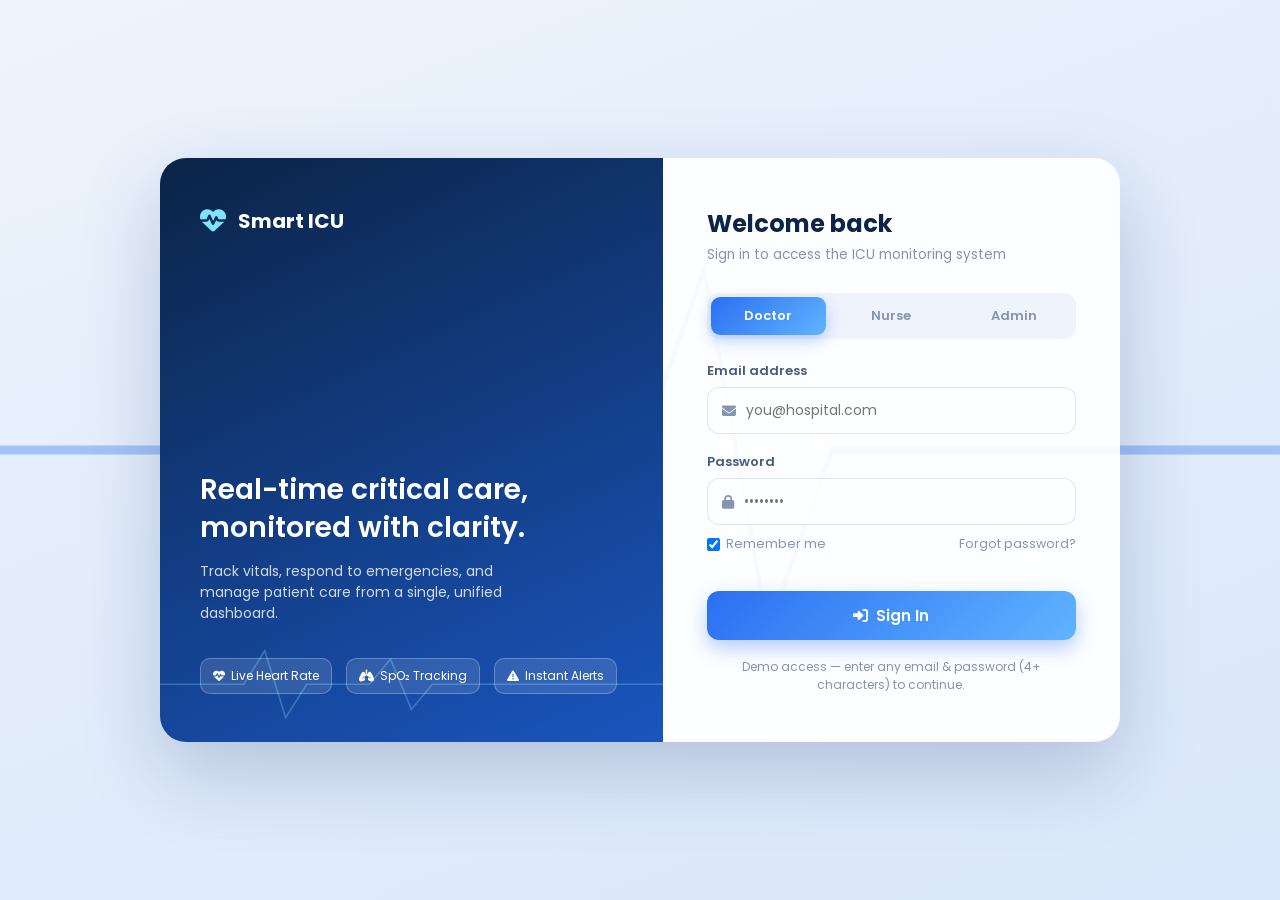
<file: index.html>
<!DOCTYPE html>
<html lang="en">
<head>
<meta charset="UTF-8">
<meta name="viewport" content="width=device-width, initial-scale=1.0">
<title>Smart ICU Monitoring — Login</title>
<link rel="icon" href="images/logo.svg">
<link rel="preconnect" href="https://fonts.googleapis.com">
<link href="https://fonts.googleapis.com/css2?family=Poppins:wght@300;400;500;600;700&display=swap" rel="stylesheet">
<link rel="stylesheet" href="https://cdnjs.cloudflare.com/ajax/libs/font-awesome/6.5.1/css/all.min.css">
<link rel="stylesheet" href="css/style.css">
<link rel="stylesheet" href="css/responsive.css">
</head>
<body class="login-page">

<div class="ecg-bg">
  <svg viewBox="0 0 1200 200" preserveAspectRatio="none"><path d="M0 100 L150 100 L180 40 L210 160 L240 100 L300 100 L330 60 L360 140 L390 100 L1200 100" stroke="#2b6ff2" stroke-width="2" fill="none"/><path d="M1200 100 L1350 100 L1380 40 L1410 160 L1440 100 L1500 100 L1530 60 L1560 140 L1590 100 L2400 100" stroke="#2b6ff2" stroke-width="2" fill="none"/></svg>
</div>

<div class="login-shell fade-up">
  <div class="login-visual">
    <div class="brand"><i class="fa-solid fa-heart-pulse"></i> Smart ICU</div>
    <div>
      <h2>Real-time critical care, monitored with clarity.</h2>
      <p>Track vitals, respond to emergencies, and manage patient care from a single, unified dashboard.</p>
      <div class="vital-chip">
        <span><i class="fa-solid fa-heart-pulse"></i> Live Heart Rate</span>
        <span><i class="fa-solid fa-lungs"></i> SpO₂ Tracking</span>
        <span><i class="fa-solid fa-triangle-exclamation"></i> Instant Alerts</span>
      </div>
    </div>
    <div class="pulse-wrap">
      <svg viewBox="0 0 1200 120" preserveAspectRatio="none"><path d="M0 60 L100 60 L125 20 L150 100 L175 60 L250 60 L275 30 L300 90 L325 60 L1200 60" stroke="#7fe3ff" stroke-width="2" fill="none" opacity="0.6"/></svg>
    </div>
  </div>

  <div class="login-form">
    <h1>Welcome back</h1>
    <p class="sub">Sign in to access the ICU monitoring system</p>

    <div class="role-toggle">
      <button type="button" class="active" data-role="doctor">Doctor</button>
      <button type="button" data-role="nurse">Nurse</button>
      <button type="button" data-role="admin">Admin</button>
    </div>

    <form id="loginForm" novalidate>
      <div class="field">
        <label for="loginEmail">Email address</label>
        <div class="input-wrap">
          <i class="fa-solid fa-envelope"></i>
          <input type="email" id="loginEmail" placeholder="you@hospital.com" autocomplete="email">
        </div>
      </div>
      <div class="field">
        <label for="loginPassword">Password</label>
        <div class="input-wrap">
          <i class="fa-solid fa-lock"></i>
          <input type="password" id="loginPassword" placeholder="••••••••" autocomplete="current-password">
        </div>
      </div>
      <div class="form-row-between">
        <label><input type="checkbox" checked> Remember me</label>
        <a href="#">Forgot password?</a>
      </div>
      <div class="error-msg"></div>
      <button type="submit" class="btn btn-primary"><i class="fa-solid fa-right-to-bracket"></i> Sign In</button>
    </form>
    <p class="demo-hint">Demo access — enter any email &amp; password (4+ characters) to continue.</p>
  </div>
</div>

<script src="js/theme.js"></script>
<script src="js/script.js"></script>
</body>
</html>
</file>
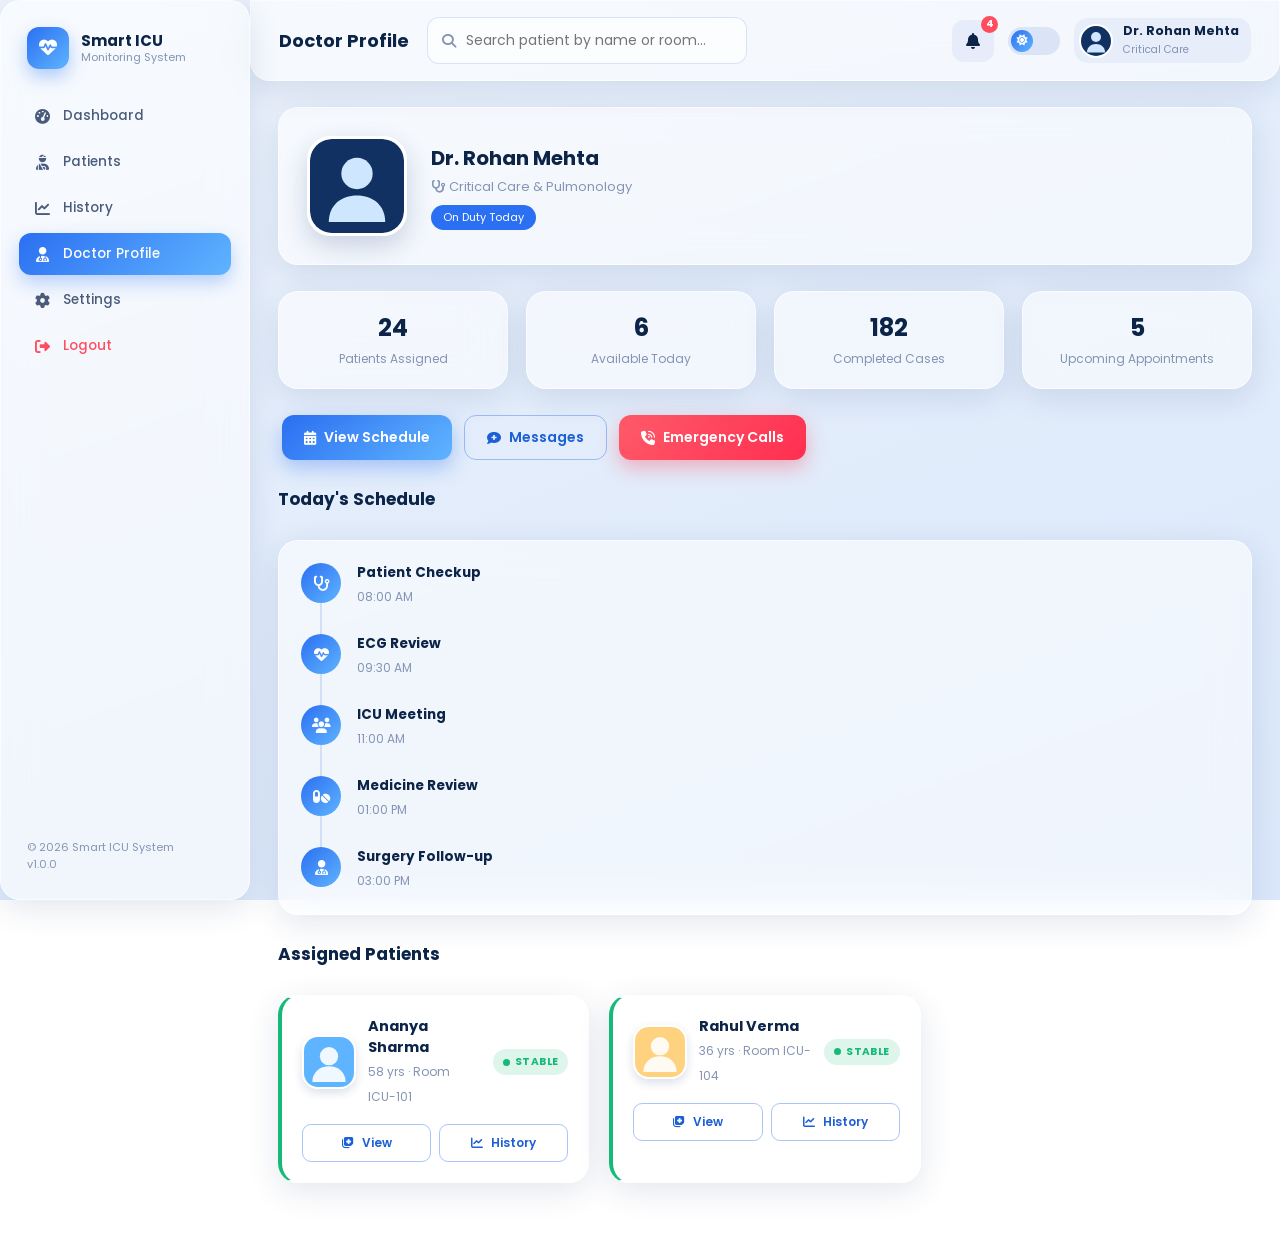
<file: doctor.html>
<!DOCTYPE html>
<html lang="en">
<head>
<meta charset="UTF-8">
<meta name="viewport" content="width=device-width, initial-scale=1.0">
<title>Doctor Profile — Smart ICU Monitoring</title>
<link rel="icon" href="images/logo.svg">
<link rel="preconnect" href="https://fonts.googleapis.com">
<link href="https://fonts.googleapis.com/css2?family=Poppins:wght@300;400;500;600;700&display=swap" rel="stylesheet">
<link rel="stylesheet" href="https://cdnjs.cloudflare.com/ajax/libs/font-awesome/6.5.1/css/all.min.css">
<link rel="stylesheet" href="css/style.css">
<link rel="stylesheet" href="css/dashboard.css">
<link rel="stylesheet" href="css/responsive.css">
</head>
<body>

<div class="sidebar-overlay"></div>
<div class="app">

  <aside class="sidebar glass">
    <div class="brand">
      <div class="logo-badge"><i class="fa-solid fa-heart-pulse"></i></div>
      <div class="brand-text">Smart ICU <small>Monitoring System</small></div>
    </div>
    <nav class="nav-list">
      <a href="dashboard.html"><i class="fa-solid fa-gauge-high"></i><span>Dashboard</span></a>
      <a href="patient.html"><i class="fa-solid fa-user-injured"></i><span>Patients</span></a>
      <a href="history.html"><i class="fa-solid fa-chart-line"></i><span>History</span></a>
      <a href="doctor.html"><i class="fa-solid fa-user-doctor"></i><span>Doctor Profile</span></a>
      <a href="settings.html"><i class="fa-solid fa-gear"></i><span>Settings</span></a>
      <a href="index.html" class="logout-link"><i class="fa-solid fa-right-from-bracket"></i><span>Logout</span></a>
    </nav>
    <div class="sidebar-footer">© 2026 Smart ICU System<br>v1.0.0</div>
  </aside>

  <main class="main">
    <header class="topbar glass">
      <button class="sidebar-toggle-btn"><i class="fa-solid fa-bars"></i></button>
      <h1>Doctor Profile</h1>
      <div class="search-wrap input-wrap" style="max-width:320px;">
        <i class="fa-solid fa-magnifying-glass"></i>
        <input type="text" id="globalSearch" placeholder="Search patient by name or room...">
      </div>
      <div class="topbar-actions">
        <button class="icon-btn" id="notifBell"><i class="fa-solid fa-bell"></i><span class="badge-count">4</span></button>
        <div class="dropdown-panel glass" id="notifPanel"></div>
        <button class="theme-toggle"><span class="knob"><i class="fa-solid fa-sun"></i></span></button>
        <a href="doctor.html" class="profile-chip">
          <img src="images/doctors/doc1.svg" alt="Doctor">
          <div class="info"><b>Dr. Rohan Mehta</b><small>Critical Care</small></div>
        </a>
      </div>
    </header>

    <div class="content">
      <div class="doctor-hero glass fade-up">
        <img src="images/doctors/doc1.svg" alt="Doctor">
        <div>
          <h2>Dr. Rohan Mehta</h2>
          <p><i class="fa-solid fa-stethoscope"></i> Critical Care &amp; Pulmonology</p>
          <span class="tag">On Duty Today</span>
        </div>
      </div>

      <div class="doctor-stats">
        <div class="doctor-stat glass"><b data-stat-doc="patients">0</b><span>Patients Assigned</span></div>
        <div class="doctor-stat glass"><b data-stat-doc="available">0</b><span>Available Today</span></div>
        <div class="doctor-stat glass"><b data-stat-doc="completed">0</b><span>Completed Cases</span></div>
        <div class="doctor-stat glass"><b data-stat-doc="upcoming">0</b><span>Upcoming Appointments</span></div>
      </div>

      <div class="doctor-actions">
        <button class="btn btn-primary"><i class="fa-solid fa-calendar-days"></i> View Schedule</button>
        <button class="btn btn-outline"><i class="fa-solid fa-comment-medical"></i> Messages</button>
        <button class="btn btn-danger"><i class="fa-solid fa-phone-volume"></i> Emergency Calls</button>
      </div>

      <div class="section-title"><h2>Today's Schedule</h2></div>
      <div class="timeline glass" id="scheduleTimeline"></div>

      <div class="section-title"><h2>Assigned Patients</h2></div>
      <div class="patients-grid" id="doctorPatientsGrid"></div>
    </div>
  </main>
</div>

<script src="js/theme.js"></script>
<script src="js/script.js"></script>
<script>
  document.querySelectorAll("[data-stat-doc]").forEach(el=>{
    const key = el.dataset.statDoc;
    const map = { patients:DOCTOR.patients, available:DOCTOR.availableToday, completed:DOCTOR.completed, upcoming:DOCTOR.upcoming };
    animateCounter(el, map[key]);
  });
  document.querySelector("#scheduleTimeline").innerHTML = SCHEDULE.map(s=>`
    <div class="timeline-item">
      <div class="timeline-dot"><i class="fa-solid ${s.icon}"></i></div>
      <div class="timeline-body"><b>${s.title}</b><span>${s.time}</span></div>
    </div>`).join("");

  document.querySelector("#doctorPatientsGrid").innerHTML = PATIENTS
    .filter(p=>p.doctor === DOCTOR.name)
    .map(p=>`
      <div class="patient-card glass status-${p.status}">
        <div class="patient-top">
          <img src="${p.photo}" alt="${p.name}">
          <div class="meta"><b>${p.name}</b><span>${p.age} yrs · Room ${p.room}</span></div>
          <span class="status-badge ${p.status}">${p.status}</span>
        </div>
        <div class="patient-actions">
          <button class="btn btn-outline btn-sm" onclick="location.href='patient.html'"><i class="fa-solid fa-notes-medical"></i> View</button>
          <button class="btn btn-outline btn-sm" onclick="location.href='history.html?id=${p.id}'"><i class="fa-solid fa-chart-line"></i> History</button>
        </div>
      </div>`).join("");
</script>
</body>
</html>
</file>
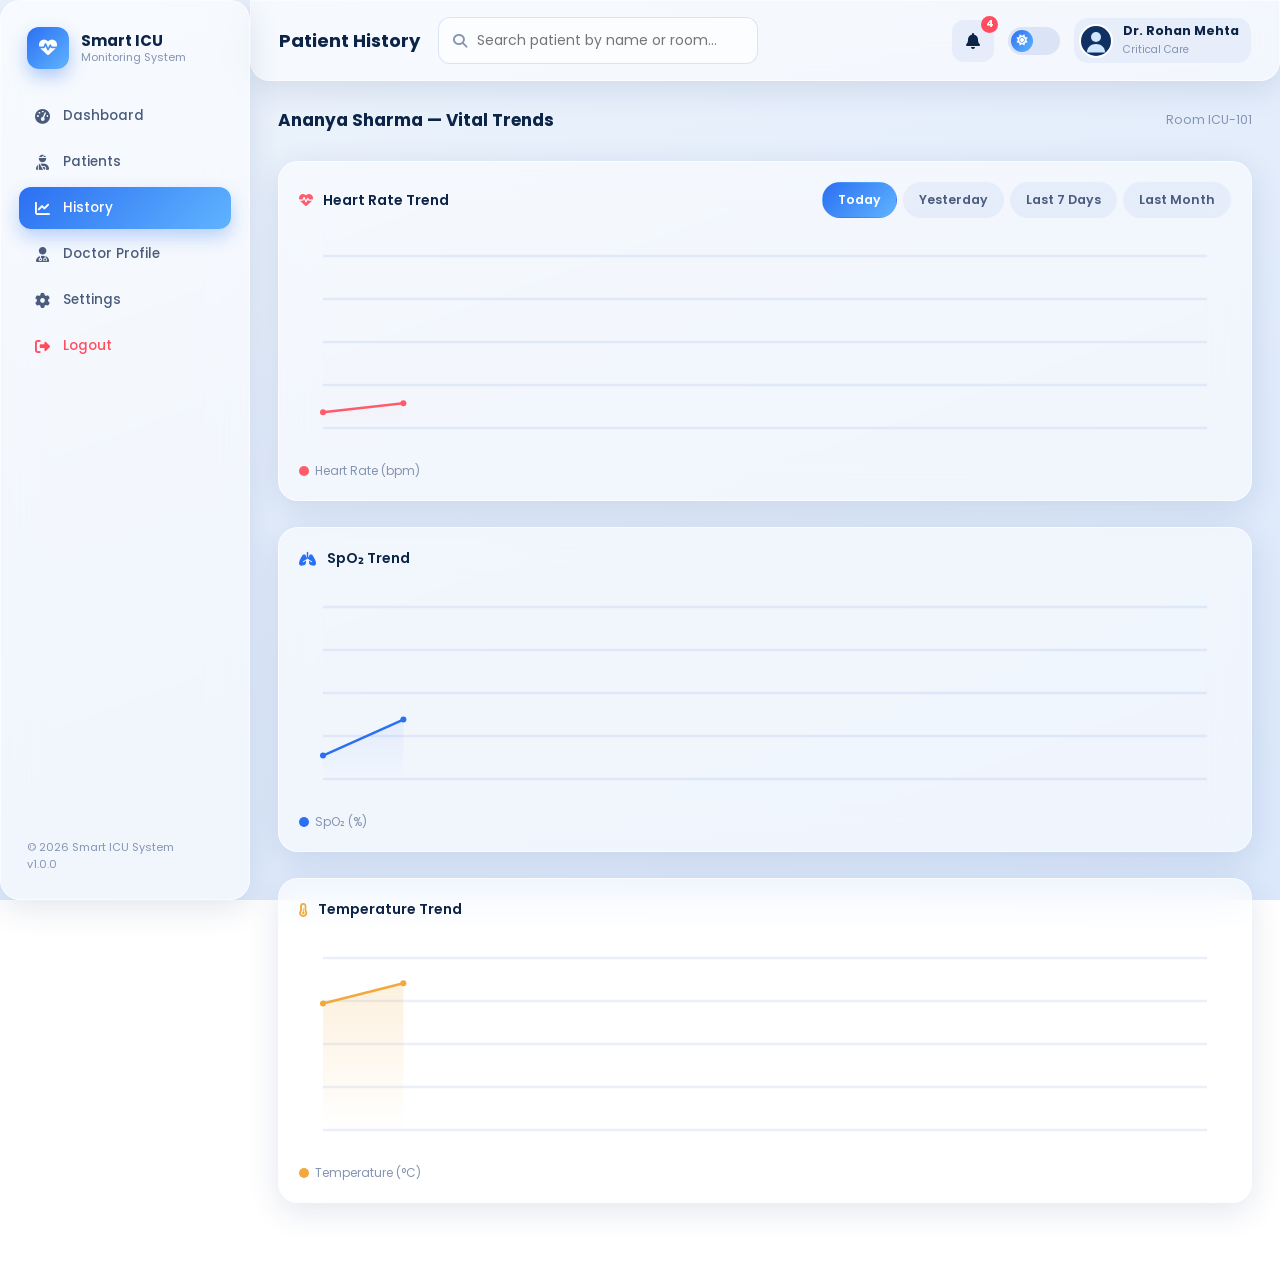
<file: history.html>
<!DOCTYPE html>
<html lang="en">
<head>
<meta charset="UTF-8">
<meta name="viewport" content="width=device-width, initial-scale=1.0">
<title>Patient History — Smart ICU Monitoring</title>
<link rel="icon" href="images/logo.svg">
<link rel="preconnect" href="https://fonts.googleapis.com">
<link href="https://fonts.googleapis.com/css2?family=Poppins:wght@300;400;500;600;700&display=swap" rel="stylesheet">
<link rel="stylesheet" href="https://cdnjs.cloudflare.com/ajax/libs/font-awesome/6.5.1/css/all.min.css">
<link rel="stylesheet" href="css/style.css">
<link rel="stylesheet" href="css/dashboard.css">
<link rel="stylesheet" href="css/responsive.css">
</head>
<body>

<div class="sidebar-overlay"></div>
<div class="app">

  <aside class="sidebar glass">
    <div class="brand">
      <div class="logo-badge"><i class="fa-solid fa-heart-pulse"></i></div>
      <div class="brand-text">Smart ICU <small>Monitoring System</small></div>
    </div>
    <nav class="nav-list">
      <a href="dashboard.html"><i class="fa-solid fa-gauge-high"></i><span>Dashboard</span></a>
      <a href="patient.html"><i class="fa-solid fa-user-injured"></i><span>Patients</span></a>
      <a href="history.html"><i class="fa-solid fa-chart-line"></i><span>History</span></a>
      <a href="doctor.html"><i class="fa-solid fa-user-doctor"></i><span>Doctor Profile</span></a>
      <a href="settings.html"><i class="fa-solid fa-gear"></i><span>Settings</span></a>
      <a href="index.html" class="logout-link"><i class="fa-solid fa-right-from-bracket"></i><span>Logout</span></a>
    </nav>
    <div class="sidebar-footer">© 2026 Smart ICU System<br>v1.0.0</div>
  </aside>

  <main class="main">
    <header class="topbar glass">
      <button class="sidebar-toggle-btn"><i class="fa-solid fa-bars"></i></button>
      <h1>Patient History</h1>
      <div class="search-wrap input-wrap" style="max-width:320px;">
        <i class="fa-solid fa-magnifying-glass"></i>
        <input type="text" id="globalSearch" placeholder="Search patient by name or room...">
      </div>
      <div class="topbar-actions">
        <button class="icon-btn" id="notifBell"><i class="fa-solid fa-bell"></i><span class="badge-count">4</span></button>
        <div class="dropdown-panel glass" id="notifPanel"></div>
        <button class="theme-toggle"><span class="knob"><i class="fa-solid fa-sun"></i></span></button>
        <a href="doctor.html" class="profile-chip">
          <img src="images/doctors/doc1.svg" alt="Doctor">
          <div class="info"><b>Dr. Rohan Mehta</b><small>Critical Care</small></div>
        </a>
      </div>
    </header>

    <div class="content">
      <div class="section-title">
        <h2 id="historyPatientName">Ananya Sharma — Vital Trends</h2>
        <span class="muted">Room ICU-101</span>
      </div>

      <div class="chart-card glass">
        <div class="chart-head">
          <div style="display:flex;align-items:center;gap:10px;font-weight:600;font-size:14px;"><i class="fa-solid fa-heart-pulse" style="color:#ff5b6a;"></i> Heart Rate Trend</div>
          <div class="range-tabs chip-group">
            <button class="chip active" data-range="today">Today</button>
            <button class="chip" data-range="yesterday">Yesterday</button>
            <button class="chip" data-range="week">Last 7 Days</button>
            <button class="chip" data-range="month">Last Month</button>
          </div>
        </div>
        <canvas class="trend-canvas" id="hrChart"></canvas>
        <div class="legend-row"><span><i style="background:#ff5b6a;"></i> Heart Rate (bpm)</span></div>
      </div>

      <div class="chart-card glass">
        <div class="chart-head">
          <div style="display:flex;align-items:center;gap:10px;font-weight:600;font-size:14px;"><i class="fa-solid fa-lungs" style="color:#2b6ff2;"></i> SpO₂ Trend</div>
        </div>
        <canvas class="trend-canvas" id="spo2Chart"></canvas>
        <div class="legend-row"><span><i style="background:#2b6ff2;"></i> SpO₂ (%)</span></div>
      </div>

      <div class="chart-card glass">
        <div class="chart-head">
          <div style="display:flex;align-items:center;gap:10px;font-weight:600;font-size:14px;"><i class="fa-solid fa-temperature-half" style="color:#f2a93b;"></i> Temperature Trend</div>
        </div>
        <canvas class="trend-canvas" id="tempChart"></canvas>
        <div class="legend-row"><span><i style="background:#f2a93b;"></i> Temperature (°C)</span></div>
      </div>
    </div>
  </main>
</div>

<script src="js/theme.js"></script>
<script src="js/script.js"></script>
<script src="js/charts.js"></script>
<script>
  const params = new URLSearchParams(location.search);
  const pid = parseInt(params.get("id")) || 1;
  const patient = PATIENTS.find(p=>p.id===pid) || PATIENTS[0];
  document.querySelector("#historyPatientName").textContent = `${patient.name} — Vital Trends`;
  document.querySelector(".muted").textContent = `Room ${patient.room}`;
</script>
</body>
</html>
</file>
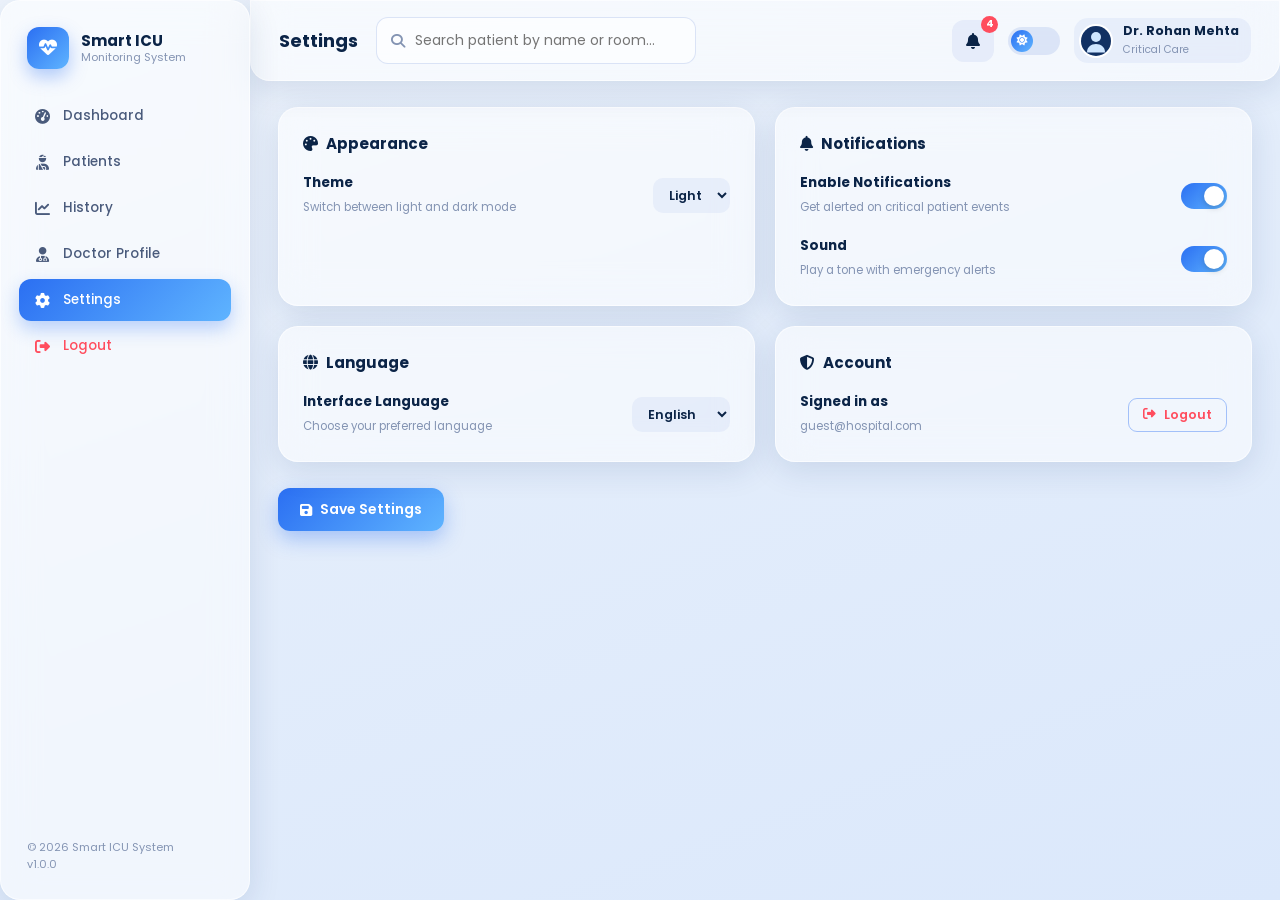
<file: settings.html>
<!DOCTYPE html>
<html lang="en">
<head>
<meta charset="UTF-8">
<meta name="viewport" content="width=device-width, initial-scale=1.0">
<title>Settings — Smart ICU Monitoring</title>
<link rel="icon" href="images/logo.svg">
<link rel="preconnect" href="https://fonts.googleapis.com">
<link href="https://fonts.googleapis.com/css2?family=Poppins:wght@300;400;500;600;700&display=swap" rel="stylesheet">
<link rel="stylesheet" href="https://cdnjs.cloudflare.com/ajax/libs/font-awesome/6.5.1/css/all.min.css">
<link rel="stylesheet" href="css/style.css">
<link rel="stylesheet" href="css/dashboard.css">
<link rel="stylesheet" href="css/responsive.css">
</head>
<body>

<div class="sidebar-overlay"></div>
<div class="app">

  <aside class="sidebar glass">
    <div class="brand">
      <div class="logo-badge"><i class="fa-solid fa-heart-pulse"></i></div>
      <div class="brand-text">Smart ICU <small>Monitoring System</small></div>
    </div>
    <nav class="nav-list">
      <a href="dashboard.html"><i class="fa-solid fa-gauge-high"></i><span>Dashboard</span></a>
      <a href="patient.html"><i class="fa-solid fa-user-injured"></i><span>Patients</span></a>
      <a href="history.html"><i class="fa-solid fa-chart-line"></i><span>History</span></a>
      <a href="doctor.html"><i class="fa-solid fa-user-doctor"></i><span>Doctor Profile</span></a>
      <a href="settings.html"><i class="fa-solid fa-gear"></i><span>Settings</span></a>
      <a href="index.html" class="logout-link"><i class="fa-solid fa-right-from-bracket"></i><span>Logout</span></a>
    </nav>
    <div class="sidebar-footer">© 2026 Smart ICU System<br>v1.0.0</div>
  </aside>

  <main class="main">
    <header class="topbar glass">
      <button class="sidebar-toggle-btn"><i class="fa-solid fa-bars"></i></button>
      <h1>Settings</h1>
      <div class="search-wrap input-wrap" style="max-width:320px;">
        <i class="fa-solid fa-magnifying-glass"></i>
        <input type="text" id="globalSearch" placeholder="Search patient by name or room...">
      </div>
      <div class="topbar-actions">
        <button class="icon-btn" id="notifBell"><i class="fa-solid fa-bell"></i><span class="badge-count">4</span></button>
        <div class="dropdown-panel glass" id="notifPanel"></div>
        <button class="theme-toggle"><span class="knob"><i class="fa-solid fa-sun"></i></span></button>
        <a href="doctor.html" class="profile-chip">
          <img src="images/doctors/doc1.svg" alt="Doctor">
          <div class="info"><b>Dr. Rohan Mehta</b><small>Critical Care</small></div>
        </a>
      </div>
    </header>

    <div class="content">
      <div class="settings-grid">
        <div class="settings-card glass">
          <h3><i class="fa-solid fa-palette"></i> Appearance</h3>
          <div class="setting-row">
            <div class="lab"><b>Theme</b><span>Switch between light and dark mode</span></div>
            <select class="select-sort" id="settingTheme">
              <option value="light">Light</option>
              <option value="dark">Dark</option>
            </select>
          </div>
        </div>

        <div class="settings-card glass">
          <h3><i class="fa-solid fa-bell"></i> Notifications</h3>
          <div class="setting-row">
            <div class="lab"><b>Enable Notifications</b><span>Get alerted on critical patient events</span></div>
            <button class="switch" id="switchNotif"><span class="knob"></span></button>
          </div>
          <div class="setting-row">
            <div class="lab"><b>Sound</b><span>Play a tone with emergency alerts</span></div>
            <button class="switch" id="switchSound"><span class="knob"></span></button>
          </div>
        </div>

        <div class="settings-card glass">
          <h3><i class="fa-solid fa-globe"></i> Language</h3>
          <div class="setting-row">
            <div class="lab"><b>Interface Language</b><span>Choose your preferred language</span></div>
            <select class="select-sort" id="settingLanguage">
              <option>English</option>
              <option>Hindi</option>
              <option>Tamil</option>
              <option>Spanish</option>
            </select>
          </div>
        </div>

        <div class="settings-card glass">
          <h3><i class="fa-solid fa-shield-halved"></i> Account</h3>
          <div class="setting-row">
            <div class="lab"><b>Signed in as</b><span id="settingsUserEmail">guest@hospital.com</span></div>
            <a href="index.html" class="btn btn-outline btn-sm logout-link"><i class="fa-solid fa-right-from-bracket"></i> Logout</a>
          </div>
        </div>
      </div>

      <button class="btn btn-primary" id="saveSettingsBtn" style="align-self:flex-start;"><i class="fa-solid fa-floppy-disk"></i> Save Settings</button>
    </div>
  </main>
</div>

<script src="js/theme.js"></script>
<script src="js/script.js"></script>
<script>
  const settings = getSettings();
  const notifSwitch = document.querySelector("#switchNotif");
  const soundSwitch = document.querySelector("#switchSound");
  const langSelect = document.querySelector("#settingLanguage");
  const themeSelect = document.querySelector("#settingTheme");

  notifSwitch.classList.toggle("on", settings.notifications);
  soundSwitch.classList.toggle("on", settings.sound);
  langSelect.value = settings.language;
  themeSelect.value = document.body.classList.contains("dark") ? "dark" : "light";

  notifSwitch.addEventListener("click", ()=> notifSwitch.classList.toggle("on"));
  soundSwitch.addEventListener("click", ()=> soundSwitch.classList.toggle("on"));
  themeSelect.addEventListener("change", ()=>{
    const wantDark = themeSelect.value === "dark";
    if(wantDark !== document.body.classList.contains("dark")) toggleTheme();
  });

  const user = JSON.parse(localStorage.getItem("icu_user") || "null");
  if(user) document.querySelector("#settingsUserEmail").textContent = user.email;

  document.querySelector("#saveSettingsBtn").addEventListener("click", ()=>{
    saveSettings({
      notifications: notifSwitch.classList.contains("on"),
      sound: soundSwitch.classList.contains("on"),
      language: langSelect.value
    });
    showToast("Settings saved successfully", "fa-circle-check");
  });
</script>
</body>
</html>
</file>
<file: css/style.css>
/* ============================================================
   Smart ICU Monitoring Dashboard — Core Styles
   Theme: Clinical blue/white, glassmorphism, Poppins
   ============================================================ */

:root{
  /* Palette */
  --navy-950: #071a33;
  --navy-900: #0b2447;
  --navy-800: #123163;
  --blue-700: #1d5fd6;
  --blue-600: #2b6ff2;
  --blue-500: #3d8bfd;
  --sky-400: #5fb4ff;
  --cyan-300: #7fe3ff;

  --bg-page: linear-gradient(160deg,#eef4fc 0%, #e3edfb 45%, #dbe8fb 100%);
  --bg-page-dark: linear-gradient(160deg,#050d1c 0%, #081733 55%, #0b2143 100%);

  --glass-bg: rgba(255,255,255,0.55);
  --glass-bg-strong: rgba(255,255,255,0.72);
  --glass-border: rgba(255,255,255,0.6);
  --glass-shadow: 0 8px 32px rgba(20,50,110,0.12);

  --glass-bg-dark: rgba(18,32,62,0.55);
  --glass-bg-strong-dark: rgba(18,32,62,0.75);
  --glass-border-dark: rgba(95,140,220,0.25);
  --glass-shadow-dark: 0 8px 32px rgba(0,0,0,0.45);

  --text-primary: #0b2447;
  --text-secondary: #4a5b7c;
  --text-muted: #8494b3;
  --text-primary-dark: #eaf1fb;
  --text-secondary-dark: #a9bcdd;
  --text-muted-dark: #7488ad;

  --green: #17b978;
  --green-bg: rgba(23,185,120,0.14);
  --yellow: #f2a93b;
  --yellow-bg: rgba(242,169,59,0.16);
  --red: #ff4d5e;
  --red-bg: rgba(255,77,94,0.14);

  --radius-lg: 20px;
  --radius-md: 14px;
  --radius-sm: 10px;

  --font-display: 'Poppins', sans-serif;
  --transition: all .28s cubic-bezier(.4,0,.2,1);
}

*,*::before,*::after{ box-sizing:border-box; margin:0; padding:0; }

html{ scroll-behavior:smooth; }

body{
  font-family: var(--font-display);
  background: var(--bg-page);
  color: var(--text-primary);
  min-height:100vh;
  transition: background .4s ease, color .4s ease;
  -webkit-font-smoothing:antialiased;
  background-attachment: fixed;
}

body.dark{
  background: var(--bg-page-dark);
  color: var(--text-primary-dark);
}

/* Ambient ECG watermark used across pages for medical texture */
.ecg-bg{
  position:fixed; inset:0; z-index:-1; opacity:.35; pointer-events:none;
  overflow:hidden;
}
.ecg-bg svg{ width:200%; height:100%; animation: driftLine 22s linear infinite; }
@keyframes driftLine{ from{ transform:translateX(0);} to{ transform:translateX(-50%);} }

a{ text-decoration:none; color:inherit; }
ul{ list-style:none; }
button{ font-family:inherit; cursor:pointer; border:none; background:none; color:inherit; }
input, select{ font-family:inherit; }

::-webkit-scrollbar{ width:8px; height:8px; }
::-webkit-scrollbar-thumb{ background:rgba(60,110,220,.35); border-radius:10px; }
::-webkit-scrollbar-thumb:hover{ background:rgba(60,110,220,.55); }

/* ---------- Glass card base ---------- */
.glass{
  background: var(--glass-bg);
  border: 1px solid var(--glass-border);
  border-radius: var(--radius-lg);
  box-shadow: var(--glass-shadow);
  backdrop-filter: blur(18px);
  -webkit-backdrop-filter: blur(18px);
  transition: var(--transition);
}
body.dark .glass{
  background: var(--glass-bg-dark);
  border-color: var(--glass-border-dark);
  box-shadow: var(--glass-shadow-dark);
}

/* ---------- Buttons ---------- */
.btn{
  display:inline-flex; align-items:center; justify-content:center; gap:8px;
  padding:11px 22px; border-radius: 12px; font-weight:600; font-size:14px;
  transition: var(--transition); white-space:nowrap;
}
.btn-primary{
  background: linear-gradient(135deg, var(--blue-600), var(--sky-400));
  color:#fff; box-shadow: 0 8px 20px rgba(43,111,242,.35);
}
.btn-primary:hover{ transform: translateY(-2px); box-shadow: 0 12px 26px rgba(43,111,242,.45); }
.btn-outline{
  background: transparent; border: 1.5px solid rgba(43,111,242,.4); color: var(--blue-700);
}
body.dark .btn-outline{ color: var(--sky-400); border-color: rgba(95,180,255,.4); }
.btn-outline:hover{ background: rgba(43,111,242,.08); }
.btn-danger{
  background: linear-gradient(135deg, #ff5b6a, #ff2e50);
  color:#fff; box-shadow: 0 8px 20px rgba(255,60,80,.35);
}
.btn-danger:hover{ transform: translateY(-2px); }
.btn-ghost{
  background: rgba(120,150,220,.12); color: inherit;
}
.btn-ghost:hover{ background: rgba(120,150,220,.22); }
.btn-sm{ padding:7px 14px; font-size:12.5px; border-radius:9px; }
.btn:disabled{ opacity:.5; cursor:not-allowed; transform:none !important; }

/* ---------- Form fields ---------- */
.field{ display:flex; flex-direction:column; gap:6px; margin-bottom:18px; text-align:left; }
.field label{ font-size:13px; font-weight:600; color: var(--text-secondary); }
body.dark .field label{ color: var(--text-secondary-dark); }
.input-wrap{
  display:flex; align-items:center; gap:10px;
  background: rgba(255,255,255,.6); border:1.5px solid rgba(120,150,220,.25);
  border-radius: 12px; padding:12px 14px; transition: var(--transition);
}
body.dark .input-wrap{ background: rgba(10,20,45,.5); border-color: rgba(95,140,220,.3); }
.input-wrap:focus-within{ border-color: var(--blue-600); box-shadow: 0 0 0 4px rgba(43,111,242,.14); }
.input-wrap i{ color: var(--text-muted); font-size:14px; }
.input-wrap input, .input-wrap select{
  border:none; background:transparent; outline:none; width:100%;
  font-size:14px; color: var(--text-primary);
}
body.dark .input-wrap input, body.dark .input-wrap select{ color: var(--text-primary-dark); }
.input-wrap select option{ color:#000; }

/* ============================================================
   LOGIN PAGE
   ============================================================ */
.login-page{
  min-height:100vh; display:flex; align-items:center; justify-content:center;
  padding:24px;
}
.login-shell{
  display:grid; grid-template-columns: 1.1fr 1fr; max-width:960px; width:100%;
  border-radius: 26px; overflow:hidden; box-shadow: 0 30px 80px rgba(20,50,110,.22);
}
.login-visual{
  background: linear-gradient(155deg, var(--navy-900), var(--blue-700) 120%);
  color:#fff; padding:48px 40px; position:relative; overflow:hidden;
  display:flex; flex-direction:column; justify-content:space-between;
}
.login-visual .brand{ display:flex; align-items:center; gap:12px; font-weight:700; font-size:20px; z-index:2; position:relative;}
.login-visual .brand i{ font-size:26px; color: var(--cyan-300); }
.login-visual h2{ font-size:28px; line-height:1.35; margin-top:40px; font-weight:600; z-index:2; position:relative;}
.login-visual p{ margin-top:14px; opacity:.8; font-size:14px; z-index:2; position:relative; max-width:320px;}
.pulse-wrap{ position:absolute; bottom:0; left:0; width:100%; opacity:.5; }
.pulse-wrap svg{ width:200%; animation: driftLine 14s linear infinite; }
.vital-chip{
  display:flex; gap:14px; margin-top:34px; z-index:2; position:relative; flex-wrap:wrap;
}
.vital-chip span{
  background: rgba(255,255,255,.12); border:1px solid rgba(255,255,255,.25);
  padding:8px 12px; border-radius:10px; font-size:12px; display:flex; align-items:center; gap:6px;
}
.login-form{
  background: rgba(255,255,255,.92); padding:48px 44px; display:flex; flex-direction:column; justify-content:center;
}
body.dark .login-form{ background: rgba(11,36,71,.92); }
.login-form h1{ font-size:24px; font-weight:700; margin-bottom:4px; }
.login-form .sub{ color:var(--text-muted); font-size:13.5px; margin-bottom:28px; }
.role-toggle{ display:flex; gap:8px; margin-bottom:22px; background: rgba(120,150,220,.1); padding:4px; border-radius:12px; }
.role-toggle button{ flex:1; padding:9px 0; border-radius:9px; font-size:13px; font-weight:600; color:var(--text-muted); transition: var(--transition); }
.role-toggle button.active{ background: linear-gradient(135deg,var(--blue-600),var(--sky-400)); color:#fff; box-shadow:0 6px 16px rgba(43,111,242,.3); }
.form-row-between{ display:flex; justify-content:space-between; align-items:center; font-size:12.5px; margin:-8px 0 18px; color:var(--text-muted); }
.form-row-between label{ display:flex; gap:6px; align-items:center; }
.error-msg{ color: var(--red); font-size:12.5px; min-height:18px; margin-top:-8px; margin-bottom:10px; }
.login-form .btn-primary{ width:100%; padding:13px 0; font-size:15px; }
.demo-hint{ margin-top:18px; font-size:12px; color: var(--text-muted); text-align:center; }

@media (max-width: 820px){
  .login-shell{ grid-template-columns: 1fr; }
  .login-visual{ padding:34px 28px 60px; }
}

/* Shake animation for invalid login */
@keyframes shake{
  10%,90%{ transform: translateX(-2px); }
  20%,80%{ transform: translateX(4px); }
  30%,50%,70%{ transform: translateX(-8px); }
  40%,60%{ transform: translateX(8px); }
}
.shake{ animation: shake .5s; }

/* Fade/slide-in used broadly */
@keyframes fadeUp{ from{ opacity:0; transform: translateY(14px);} to{opacity:1; transform:translateY(0);} }
.fade-up{ animation: fadeUp .5s ease both; }
</file>
<file: css/responsive.css>
/* ============================================================
   Responsive rules
   ============================================================ */

@media (max-width: 1200px){
  .patients-grid{ grid-template-columns: repeat(2,1fr); }
  .stats-grid{ grid-template-columns: repeat(2,1fr); }
  .settings-grid{ grid-template-columns: 1fr; }
  .doctor-stats{ grid-template-columns: repeat(2,1fr); }
}

@media (max-width: 992px){
  .sidebar{
    position:fixed; left:0; top:0; transform: translateX(-100%); background: rgba(255,255,255,.85);
    backdrop-filter: blur(20px); box-shadow: 10px 0 30px rgba(0,0,0,.15);
  }
  body.dark .sidebar{ background: rgba(11,25,50,.92); }
  .sidebar.mobile-open{ transform: translateX(0); }
  .sidebar-toggle-btn{ display:flex; }
  .topbar h1{ display:none; }
}

@media (max-width: 720px){
  .stats-grid{ grid-template-columns: 1fr 1fr; gap:14px; }
  .stat-value{ font-size:24px; }
  .patients-grid{ grid-template-columns: 1fr; }
  .topbar{ padding:14px 16px; gap:10px; }
  .content{ padding:18px 16px 40px; }
  .search-wrap{ max-width:160px !important; }
  .profile-chip .info{ display:none; }
  .detail-grid{ grid-template-columns: 1fr; }
  .doctor-hero{ text-align:center; justify-content:center; }
  .doctor-stats{ grid-template-columns: 1fr 1fr; }
  .login-form{ padding:34px 26px; }
  .dropdown-panel{ right:10px; width: calc(100% - 20px); }
}

@media (max-width: 480px){
  .stats-grid{ grid-template-columns: 1fr; }
  .doctor-stats{ grid-template-columns: 1fr; }
  .patient-actions{ flex-direction:column; }
  .vitals-grid{ grid-template-columns: 1fr; }
}
</file>
<file: css/dashboard.css>
/* ============================================================
   Smart ICU Monitoring Dashboard — App Layout Styles
   ============================================================ */

.app{ display:flex; min-height:100vh; }

/* ---------------- Sidebar ---------------- */
.sidebar{
  width:250px; flex-shrink:0; padding:26px 18px; display:flex; flex-direction:column; gap:26px;
  position:sticky; top:0; height:100vh; z-index:40; transition: var(--transition);
}
.sidebar .brand{ display:flex; align-items:center; gap:12px; padding:0 8px; }
.sidebar .brand .logo-badge{
  width:42px; height:42px; border-radius:12px; display:flex; align-items:center; justify-content:center;
  background: linear-gradient(135deg,var(--blue-600),var(--sky-400)); color:#fff; font-size:18px;
  box-shadow: 0 8px 18px rgba(43,111,242,.35); flex-shrink:0;
}
.sidebar .brand-text{ font-weight:700; font-size:15px; line-height:1.25; }
.sidebar .brand-text small{ display:block; font-weight:400; font-size:11px; color:var(--text-muted); }

.nav-list{ display:flex; flex-direction:column; gap:4px; flex:1; }
.nav-list a{
  display:flex; align-items:center; gap:12px; padding:11px 14px; border-radius:12px;
  font-size:13.5px; font-weight:500; color: var(--text-secondary); transition: var(--transition);
}
body.dark .nav-list a{ color: var(--text-secondary-dark); }
.nav-list a i{ width:18px; text-align:center; font-size:15px; }
.nav-list a:hover{ background: rgba(43,111,242,.1); color: var(--blue-700); }
.nav-list a.active{
  background: linear-gradient(135deg, var(--blue-600), var(--sky-400)); color:#fff;
  box-shadow: 0 8px 18px rgba(43,111,242,.3);
}
.sidebar-footer{ font-size:11px; color:var(--text-muted); padding:0 8px; }

.sidebar-toggle-btn{
  display:none; width:40px; height:40px; align-items:center; justify-content:center;
  border-radius:10px; background: rgba(120,150,220,.12); font-size:16px;
}

/* Collapsed state (desktop) */
.sidebar.collapsed{ width:80px; }
.sidebar.collapsed .brand-text, .sidebar.collapsed .nav-list a span, .sidebar.collapsed .sidebar-footer{ display:none; }
.sidebar.collapsed .nav-list a{ justify-content:center; }

/* ---------------- Main area ---------------- */
.main{ flex:1; min-width:0; display:flex; flex-direction:column; }

/* ---------------- Topbar ---------------- */
.topbar{
  display:flex; align-items:center; gap:18px; padding:16px 28px; position:sticky; top:0; z-index:30;
  border-radius:0 0 var(--radius-lg) var(--radius-lg);
}
.topbar h1{ font-size:18px; font-weight:700; white-space:nowrap; }
.topbar .search-wrap{ flex:1; max-width:380px; }
.topbar-actions{ display:flex; align-items:center; gap:14px; margin-left:auto; }
.icon-btn{
  width:42px; height:42px; border-radius:12px; display:flex; align-items:center; justify-content:center;
  background: rgba(120,150,220,.12); font-size:16px; position:relative; transition: var(--transition);
}
.icon-btn:hover{ background: rgba(120,150,220,.22); transform: translateY(-2px); }
.badge-count{
  position:absolute; top:-4px; right:-4px; background: var(--red); color:#fff; font-size:10px;
  min-width:17px; height:17px; border-radius:50%; display:flex; align-items:center; justify-content:center;
  font-weight:700; animation: badgePulse 1.6s infinite;
}
@keyframes badgePulse{ 0%,100%{ transform:scale(1);} 50%{ transform:scale(1.18);} }

.theme-toggle{
  width:52px; height:28px; border-radius:20px; background: rgba(120,150,220,.2); position:relative; flex-shrink:0;
}
.theme-toggle .knob{
  position:absolute; top:3px; left:3px; width:22px; height:22px; border-radius:50%;
  background: linear-gradient(135deg,var(--blue-600),var(--sky-400)); color:#fff; display:flex; align-items:center; justify-content:center;
  font-size:11px; transition: var(--transition);
}
body.dark .theme-toggle .knob{ left:27px; background: linear-gradient(135deg,#f2a93b,#ffd27f); }

.profile-chip{ display:flex; align-items:center; gap:10px; padding:5px 12px 5px 5px; border-radius:14px; background: rgba(120,150,220,.1); }
.profile-chip img{ width:34px; height:34px; border-radius:50%; object-fit:cover; border:2px solid #fff; }
.profile-chip .info{ line-height:1.2; }
.profile-chip .info b{ font-size:12.5px; display:block; }
.profile-chip .info small{ font-size:10.5px; color:var(--text-muted); }

/* Dropdown panels (notifications) */
.dropdown-panel{
  position:absolute; top:56px; right:28px; width:320px; max-height:380px; overflow-y:auto;
  padding:10px; z-index:60; display:none; flex-direction:column; gap:6px;
}
.dropdown-panel.open{ display:flex; }
.dropdown-panel h4{ font-size:13px; padding:8px 10px 4px; color:var(--text-muted); }
.notif-item{ display:flex; gap:12px; padding:10px; border-radius:12px; transition: var(--transition); }
.notif-item:hover{ background: rgba(120,150,220,.12); }
.notif-item i{ width:36px; height:36px; border-radius:10px; display:flex; align-items:center; justify-content:center; font-size:14px; flex-shrink:0; }
.notif-item .txt b{ display:block; font-size:12.5px; }
.notif-item .txt span{ font-size:11px; color:var(--text-muted); }

/* ---------------- Content wrapper ---------------- */
.content{ padding:26px 28px 60px; display:flex; flex-direction:column; gap:26px; }

.section-title{ display:flex; align-items:center; justify-content:space-between; margin-bottom:2px; }
.section-title h2{ font-size:17px; font-weight:700; }
.section-title .muted{ font-size:12.5px; color:var(--text-muted); }

/* ---------------- Stat cards ---------------- */
.stats-grid{ display:grid; grid-template-columns: repeat(4,1fr); gap:20px; }
.stat-card{
  padding:22px; display:flex; flex-direction:column; gap:14px; position:relative; overflow:hidden;
}
.stat-card:hover{ transform: translateY(-6px); box-shadow: 0 18px 40px rgba(20,50,110,.18); }
.stat-card .top-row{ display:flex; align-items:center; justify-content:space-between; }
.stat-icon{
  width:46px; height:46px; border-radius:13px; display:flex; align-items:center; justify-content:center; font-size:19px; color:#fff;
}
.stat-card.total .stat-icon{ background: linear-gradient(135deg,#2b6ff2,#5fb4ff); }
.stat-card.critical .stat-icon{ background: linear-gradient(135deg,#ff5b6a,#ff2e50); }
.stat-card.stable .stat-icon{ background: linear-gradient(135deg,#17b978,#57e0a4); }
.stat-card.beds .stat-icon{ background: linear-gradient(135deg,#f2a93b,#ffcf6b); }
.stat-trend{ font-size:11px; font-weight:700; padding:4px 9px; border-radius:20px; }
.stat-trend.up{ color:var(--green); background: var(--green-bg); }
.stat-trend.down{ color:var(--red); background: var(--red-bg); }
.stat-value{ font-size:32px; font-weight:700; letter-spacing:-1px; }
.stat-label{ font-size:13px; color: var(--text-muted); font-weight:500; }
.stat-card .mini-bar{ height:5px; border-radius:6px; background: rgba(120,150,220,.15); overflow:hidden; }
.stat-card .mini-bar span{ display:block; height:100%; border-radius:6px; }
.stat-card.total .mini-bar span{ background: linear-gradient(90deg,#2b6ff2,#5fb4ff); }
.stat-card.critical .mini-bar span{ background: linear-gradient(90deg,#ff5b6a,#ff2e50); }
.stat-card.stable .mini-bar span{ background: linear-gradient(90deg,#17b978,#57e0a4); }
.stat-card.beds .mini-bar span{ background: linear-gradient(90deg,#f2a93b,#ffcf6b); }

/* ---------------- Toolbar (filter/sort/search) ---------------- */
.toolbar{ display:flex; align-items:center; gap:12px; flex-wrap:wrap; padding:14px 18px; }
.chip-group{ display:flex; gap:8px; flex-wrap:wrap; }
.chip{
  padding:8px 15px; border-radius:20px; font-size:12.5px; font-weight:600; background: rgba(120,150,220,.1);
  color: var(--text-secondary); transition: var(--transition); border:1px solid transparent;
}
body.dark .chip{ color: var(--text-secondary-dark); }
.chip:hover{ background: rgba(120,150,220,.2); }
.chip.active{ background: linear-gradient(135deg,var(--blue-600),var(--sky-400)); color:#fff; }
.toolbar .spacer{ flex:1; }
.select-sort{ padding:8px 12px; border-radius:10px; background: rgba(120,150,220,.1); font-size:12.5px; font-weight:600; border:none; color:inherit; }

/* ---------------- Patient grid & cards ---------------- */
.patients-grid{ display:grid; grid-template-columns: repeat(3,1fr); gap:20px; }
.patient-card{
  padding:20px; display:flex; flex-direction:column; gap:14px; position:relative; overflow:hidden;
  border-left: 4px solid transparent;
}
.patient-card:hover{ transform: translateY(-5px); }
.patient-card.status-stable{ border-left-color: var(--green); }
.patient-card.status-observation{ border-left-color: var(--yellow); }
.patient-card.status-critical{ border-left-color: var(--red); }

.patient-card.critical-alert{
  animation: flashRed 1s infinite;
}
@keyframes flashRed{
  0%,100%{ box-shadow: 0 0 0 0 rgba(255,60,80,.55), var(--glass-shadow); border-color: rgba(255,60,80,.9); }
  50%{ box-shadow: 0 0 0 10px rgba(255,60,80,0), var(--glass-shadow); border-color: rgba(255,60,80,.3); }
}
.patient-card.critical-alert::before{
  content:''; position:absolute; inset:0; border:2px solid var(--red); border-radius: var(--radius-lg);
  animation: borderBlink 1s infinite; pointer-events:none;
}
@keyframes borderBlink{ 0%,100%{ opacity:1;} 50%{opacity:0;} }

.patient-top{ display:flex; gap:12px; align-items:center; }
.patient-top img{ width:54px; height:54px; border-radius:16px; object-fit:cover; border:2px solid #fff; box-shadow:0 4px 10px rgba(20,50,110,.15); }
.patient-top .meta b{ font-size:14.5px; display:block; }
.patient-top .meta span{ font-size:12px; color: var(--text-muted); }
.status-badge{
  margin-left:auto; font-size:10.5px; font-weight:700; padding:5px 10px; border-radius:20px; text-transform:uppercase; letter-spacing:.4px;
  display:flex; align-items:center; gap:5px;
}
.status-badge::before{ content:''; width:7px; height:7px; border-radius:50%; }
.status-badge.stable{ background: var(--green-bg); color: var(--green); }
.status-badge.stable::before{ background: var(--green); }
.status-badge.observation{ background: var(--yellow-bg); color: #a9720a; }
.status-badge.observation::before{ background: var(--yellow); }
.status-badge.critical{ background: var(--red-bg); color: var(--red); }
.status-badge.critical::before{ background: var(--red); animation: badgePulse 1s infinite; }

.vitals-grid{ display:grid; grid-template-columns: repeat(2,1fr); gap:10px; }
.vital-box{
  background: rgba(120,150,220,.08); border-radius:12px; padding:9px 11px; display:flex; align-items:center; gap:9px;
}
.vital-box i{ font-size:15px; width:20px; text-align:center; }
.vital-box .hr{ color:#ff5b6a; }
.vital-box .spo2{ color:#2b6ff2; }
.vital-box .temp{ color:#f2a93b; }
.vital-box .bp{ color:#a24bd6; }
.vital-box .resp{ color:#17b978; }
.vital-box .vv b{ display:block; font-size:13.5px; font-variant-numeric: tabular-nums; }
.vital-box .vv span{ font-size:10px; color: var(--text-muted); }
.vital-box.danger{ background: var(--red-bg); animation: badgePulse 1s infinite; }

.patient-actions{ display:flex; gap:8px; margin-top:2px; }
.patient-actions .btn{ flex:1; padding:9px 0; font-size:12px; }

/* ---------------- Emergency modal / siren ---------------- */
.modal-overlay{
  position:fixed; inset:0; background: rgba(5,15,35,.55); backdrop-filter: blur(4px);
  display:none; align-items:center; justify-content:center; z-index:200; padding:20px;
}
.modal-overlay.open{ display:flex; }
.modal-box{
  width:100%; max-width:480px; padding:30px; text-align:center; position:relative;
}
.modal-box.wide{ max-width:640px; text-align:left; }
.modal-close{ position:absolute; top:16px; right:16px; width:34px; height:34px; border-radius:10px; background: rgba(120,150,220,.14); display:flex; align-items:center; justify-content:center; }
.modal-close:hover{ background: rgba(120,150,220,.25); }

.siren{
  width:84px; height:84px; border-radius:50%; margin:0 auto 16px; display:flex; align-items:center; justify-content:center;
  background: linear-gradient(135deg,#ff5b6a,#ff2e50); color:#fff; font-size:34px;
  animation: sirenPulse 1s infinite;
}
@keyframes sirenPulse{
  0%{ box-shadow: 0 0 0 0 rgba(255,50,70,.6);}
  70%{ box-shadow: 0 0 0 26px rgba(255,50,70,0);}
  100%{ box-shadow: 0 0 0 0 rgba(255,50,70,0);}
}
.emergency-title{ color: var(--red); font-size:20px; font-weight:700; margin-bottom:8px; }
.emergency-sub{ font-size:14px; color: var(--text-secondary); margin-bottom:6px; }
body.dark .emergency-sub{ color: var(--text-secondary-dark); }
.emergency-patient{ font-weight:700; font-size:16px; margin-top:6px; }

/* Patient details modal content */
.detail-grid{ display:grid; grid-template-columns: repeat(2,1fr); gap:14px; margin:20px 0; }
.detail-item{ background: rgba(120,150,220,.08); padding:12px 14px; border-radius:12px; }
.detail-item span{ display:block; font-size:11px; color:var(--text-muted); margin-bottom:3px; }
.detail-item b{ font-size:13.5px; }
.detail-header{ display:flex; gap:14px; align-items:center; }
.detail-header img{ width:64px; height:64px; border-radius:16px; object-fit:cover; }

/* ---------------- Charts / History ---------------- */
.chart-card{ padding:20px; }
.chart-head{ display:flex; align-items:center; justify-content:space-between; margin-bottom:14px; flex-wrap:wrap; gap:10px;}
canvas.trend-canvas{ width:100%; height:220px; display:block; }
.range-tabs{ display:flex; gap:6px; }
.legend-row{ display:flex; gap:16px; margin-top:10px; flex-wrap:wrap; }
.legend-row span{ display:flex; align-items:center; gap:6px; font-size:12px; color: var(--text-muted); }
.legend-row i{ width:10px; height:10px; border-radius:50%; display:inline-block; }

/* ---------------- Schedule timeline ---------------- */
.timeline{ display:flex; flex-direction:column; gap:0; padding:22px; }
.timeline-item{ display:flex; gap:16px; position:relative; padding-bottom:26px; }
.timeline-item:last-child{ padding-bottom:0; }
.timeline-item::before{
  content:''; position:absolute; left:19px; top:30px; bottom:0; width:2px; background: rgba(120,150,220,.25);
}
.timeline-item:last-child::before{ display:none; }
.timeline-dot{
  width:40px; height:40px; border-radius:50%; background: linear-gradient(135deg,var(--blue-600),var(--sky-400)); color:#fff;
  display:flex; align-items:center; justify-content:center; font-size:15px; flex-shrink:0; z-index:1;
}
.timeline-body b{ display:block; font-size:13.5px; }
.timeline-body span{ font-size:12px; color:var(--text-muted); }

/* ---------------- Doctor profile ---------------- */
.doctor-hero{ display:flex; gap:24px; padding:28px; align-items:center; flex-wrap:wrap; }
.doctor-hero img{ width:100px; height:100px; border-radius:24px; object-fit:cover; border:3px solid #fff; box-shadow: 0 10px 26px rgba(20,50,110,.2); }
.doctor-hero h2{ font-size:20px; font-weight:700; }
.doctor-hero p{ color:var(--text-muted); font-size:13px; margin-top:4px; }
.doctor-hero .tag{ display:inline-block; margin-top:8px; background: var(--blue-600); color:#fff; font-size:11px; padding:4px 12px; border-radius:20px; }
.doctor-stats{ display:grid; grid-template-columns: repeat(4,1fr); gap:18px; }
.doctor-stat{ padding:18px; text-align:center; }
.doctor-stat b{ font-size:24px; display:block; }
.doctor-stat span{ font-size:12px; color:var(--text-muted); }
.doctor-actions{ display:flex; gap:12px; padding:0 4px; flex-wrap:wrap; }

/* ---------------- Settings ---------------- */
.settings-grid{ display:grid; grid-template-columns: 1fr 1fr; gap:20px; }
.settings-card{ padding:24px; display:flex; flex-direction:column; gap:18px; }
.settings-card h3{ font-size:15px; font-weight:700; display:flex; align-items:center; gap:8px; }
.setting-row{ display:flex; align-items:center; justify-content:space-between; gap:14px; }
.setting-row .lab b{ font-size:13.5px; display:block; }
.setting-row .lab span{ font-size:11.5px; color: var(--text-muted); }
.switch{ width:46px; height:26px; border-radius:20px; background: rgba(120,150,220,.25); position:relative; flex-shrink:0; }
.switch .knob{ position:absolute; top:3px; left:3px; width:20px; height:20px; border-radius:50%; background:#fff; transition: var(--transition); box-shadow:0 2px 6px rgba(0,0,0,.2);}
.switch.on{ background: linear-gradient(135deg,var(--blue-600),var(--sky-400)); }
.switch.on .knob{ left:23px; }

/* Toast */
.toast{
  position:fixed; bottom:26px; left:50%; transform: translateX(-50%) translateY(20px);
  padding:13px 22px; border-radius:14px; background: var(--navy-900); color:#fff; font-size:13px; font-weight:500;
  display:flex; align-items:center; gap:10px; z-index:300; opacity:0; transition: var(--transition); box-shadow: 0 14px 30px rgba(0,0,0,.25);
}
.toast.show{ opacity:1; transform: translateX(-50%) translateY(0); }
.toast i{ color: var(--green); }

/* Login link on other pages (logout) */
.logout-link{ color: var(--red) !important; }

/* Overlay for mobile sidebar */
.sidebar-overlay{ display:none; position:fixed; inset:0; background: rgba(5,15,35,.4); z-index:39; }
.sidebar-overlay.show{ display:block; }
</file>
